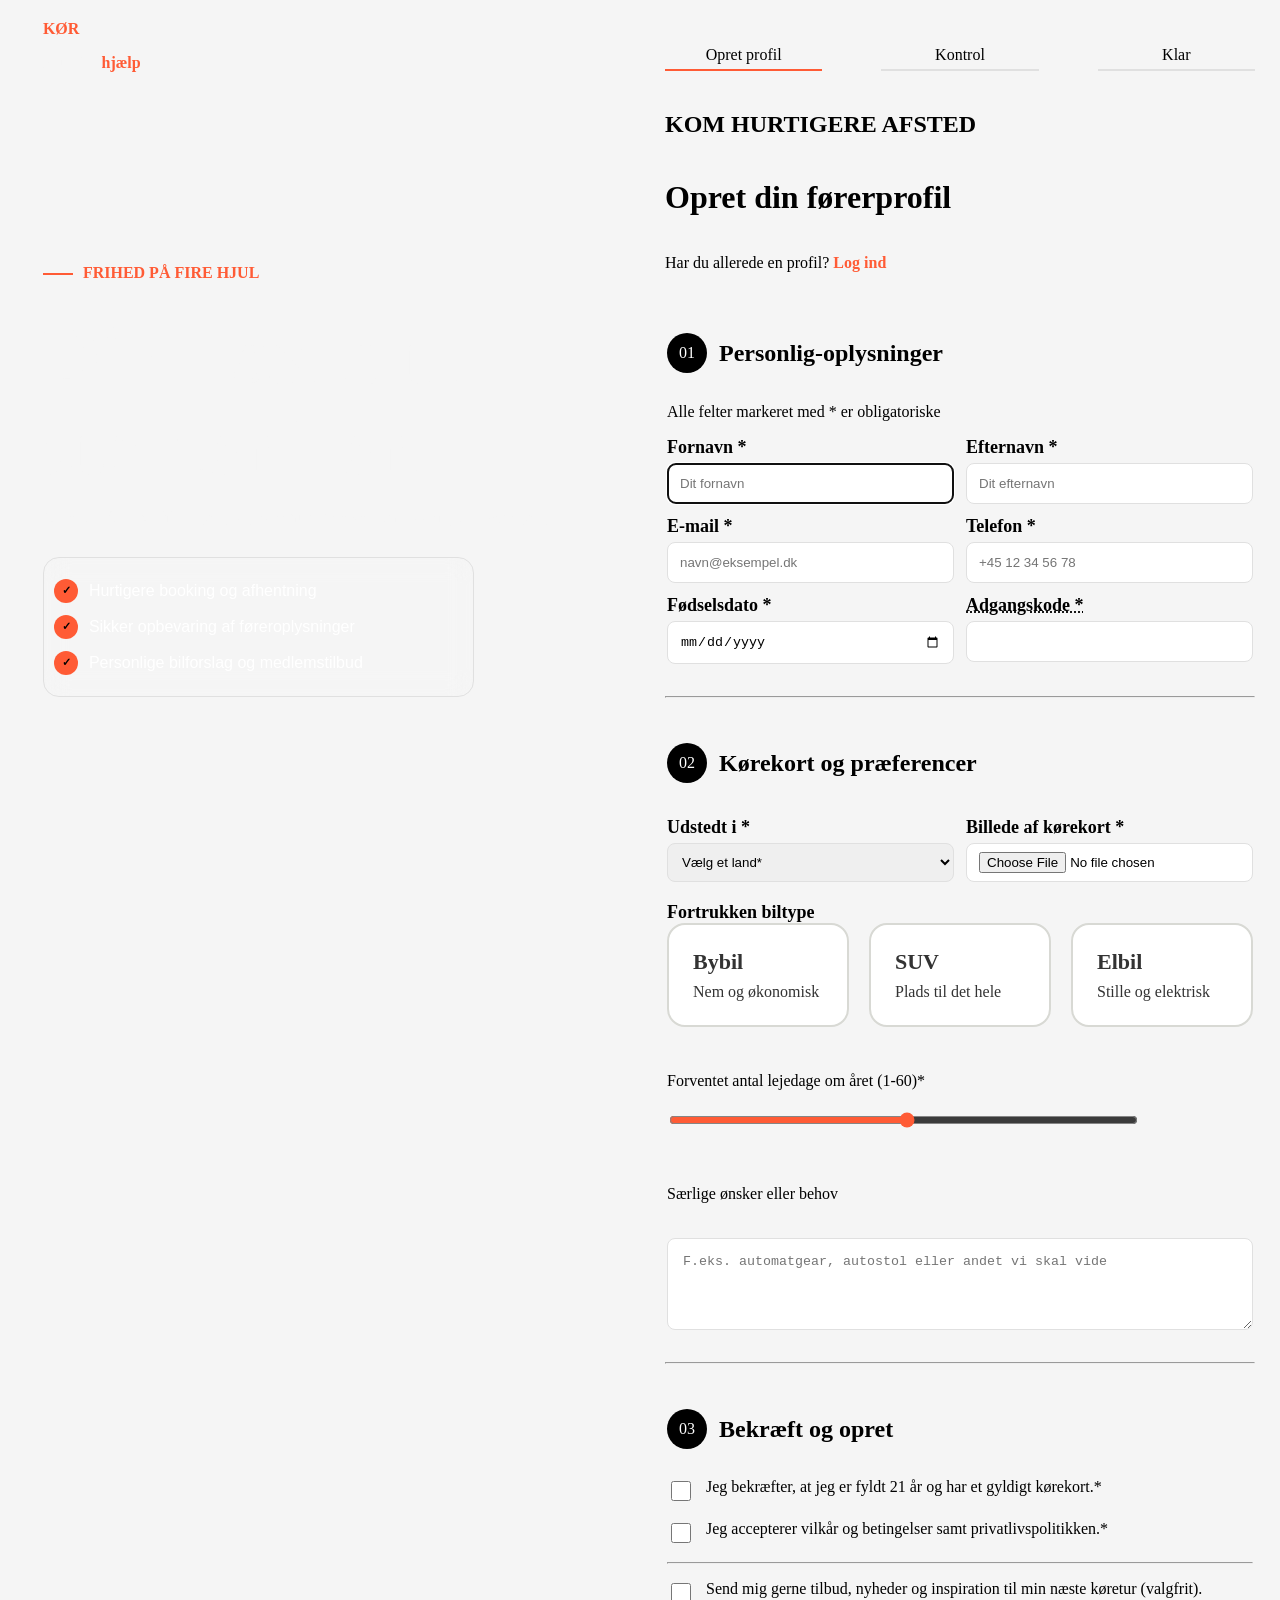
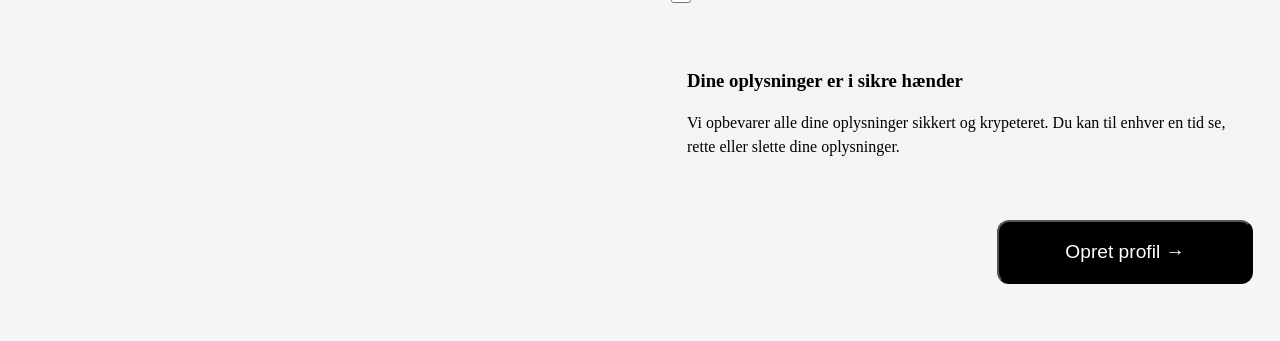
<file: index.html>
<!doctype html>
<html lang="da">
  <head>
    <meta charset="UTF-8" />
    <meta name="viewport" content="width=device-width, initial-scale=1.0" />
    <title>Login</title>
    <link rel="stylesheet" href="style.css" />
  </head>

  <body>
    <main>
      <!-- Left Side -->
      <div class="hero-section">
        <div class="header hero-padding">
          <h3 class="logo"><a>KØR</a></h3>
          <p class="har-profil">
            Brug for
            <a
              href="https://www.google.com/search?q=help+me+i+don%27t+want+to+get+rick+rolled&oq=help+me%2C+i+don%27t+want+to+&gs_lcrp=EgZjaHJvbWUqBwgBECEYoAEyBggAEEUYOTIHCAEQIRigATIHCAIQIRigATIHCAMQIRigATIHCAQQIRiPAjIHCAUQIRiPAtIBCTE1MjMzajBqOagCBrACAfEF0I9UN5GAbiA&sourceid=chrome&source=chrome.ob&ie=UTF-8"
              >hjælp</a
            >?
          </p>
        </div>

        <div class="hero-padding">
          <h3 class="hr-line">FRIHED PÅ FIRE HJUL</h3>
          <h2>Din næste tur starter her.</h2>
          <p>
            Opret din førerprofil én gang, og kom hurtigere gennem bookingen
            næste gang.
          </p>
        </div>
        <div class="info-box hero-padding">
          <ul>
            <li>Hurtigere booking og afhentning</li>
            <li>Sikker opbevaring af føreroplysninger</li>
            <li>Personlige bilforslag og medlemstilbud</li>
          </ul>
        </div>
      </div>

      <!-- Right side -->
      <div class="signup-section">
        <ul class="status-bar">
          <li class="status-point active">Opret profil</li>
          <li class="status-point">Kontrol</li>
          <li class="status-point">Klar</li>
        </ul>

        <h2 class="accent-title">KOM HURTIGERE AFSTED</h2>
        <h1>Opret din førerprofil</h1>
        <p class="har-profil">
          Har du allerede en profil?
          <a
            href="https://www.youtube.com/watch?v=dQw4w9WgXcQ&list=RDdQw4w9WgXcQ&start_radio=1"
            >Log ind</a
          >
        </p>

        <form>
          <fieldset class="Personlig-oplysninger">
            <div class="sektion-overskrift">
              <span class="overskrift-nummer" aria-hidden="true">01</span>
              <h2>Personlig-oplysninger</h2>
            </div>
            <p>Alle felter markeret med * er obligatoriske</p>

            <section class="inputBox">
              <div>
                <label for="fornavn">Fornavn *</label>
                <input
                  type="text"
                  autofocus
                  id="fornavn"
                  placeholder="Dit fornavn"
                  minlength="2"
                  name="fornavn"
                  autocomplete="given-name"
                  required
                />
              </div>

              <div>
                <label for="efternavn">Efternavn *</label>
                <input
                  type="text"
                  minlength="2"
                  name="efternavn"
                  id="efternavn"
                  placeholder="Dit efternavn"
                  autocomplete="family-name"
                  required
                />
              </div>

              <div>
                <label for="email">E-mail *</label>
                <input
                  type="email"
                  id="email"
                  name="email"
                  placeholder="navn@eksempel.dk"
                  autocomplete="email"
                  required
                />
              </div>

              <div>
                <label for="telefon">Telefon *</label>
                <input
                  type="tel"
                  id="telefon"
                  name="telefon"
                  pattern="(\+45 [0-9]{2} [0-9]{2} [0-9]{2} [0-9]{2}|\+45[0-9]{8}|[0-9]{8})"
                  placeholder="+45 12 34 56 78"
                  autocomplete="tel"
                  maxlength="15"
                  required
                />
              </div>

              <div>
                <label for="fødselsdato">Fødselsdato *</label>
                <input
                  type="date"
                  name="fødselsdato"
                  id="fødselsdato"
                  autocomplete="bday"
                  required
                />
              </div>

              <div>
                <label for="password"
                  ><abbr title="Minimum 8 characters">Adgangskode *</abbr>
                </label>
                <input
                  type="password"
                  minlength="8"
                  name="adgangskode"
                  id="password"
                  autocomplete="new-password"
                  required
                />
              </div>
            </section>
          </fieldset>
          <hr />

          <fieldset class="kørekort-præferencer">
            <div class="sektion-overskrift">
              <span class="overskrift-nummer">02</span>
              <h2>Kørekort og præferencer</h2>
            </div>

            <section class="inputBox">
              <div>
                <label for="udstedelsesland">Udstedt i *</label>
                <select id="udstedelsesland" name="udstedelsesland" required>
                  <option value="" disabled selected>Vælg et land*</option>
                  <option value="danmark">Danmark</option>
                  <option value="norge">Norge</option>
                  <option value="sverige">Sverige</option>
                  <option value="tyskland">Tyskland</option>
                  <option value="frankrig">Frankrig</option>
                  <option value="italien">Italien</option>
                  <option value="spanien">Spanien</option>
                  <option value="usa">USA</option>
                  <option value="uk">Storbritannien</option>
                  <option value="ukraine">Ukraine</option>
                  <option value="grækenland">Grækenland</option>
                  <option value="polen">Polen</option>
                  <option value="holland">Holland</option>
                  <option value="belgien">Belgien</option>
                  <option value="østrig">Østrig</option>
                  <option value="schweiz">Schweiz</option>
                  <option value="portugal">Portugal</option>
                  <option value="finland">Finland</option>
                  <option value="irland">Irland</option>
                  <option value="island">Island</option>
                  <option value="luxembourg">Luxembourg</option>
                  <option value="tjekkiet">Tjekkiet</option>
                  <option value="ungarn">Ungarn</option>
                  <option value="slovakiet">Slovakiet</option>
                  <option value="kroatien">Kroatien</option>
                  <option value="slovenien">Slovenien</option>
                  <option value="bulgarien">Bulgarien</option>
                  <option value="rumænien">Rumænien</option>
                  <option value="litauen">Litauen</option>
                  <option value="lettland">Lettland</option>
                  <option value="estland">Estland</option>
                </select>
              </div>

              <div>
                <label for="kørekortnummer">Billede af kørekort *</label>
                <input
                  type="file"
                  id="kørekortnummer"
                  name="kørekortnummer"
                  accept="image/*"
                  required
                />
              </div>
            </section>
            <div class="bil-selektioner">
              <label id="bil-type" class="bil-heading"
                >Fortrukken biltype</label
              >

              <div
                class="bil-muligheder"
                role="radiogroup"
                aria-labelledby="bil-type"
              >
                <label class="bil-mulighed">
                  <input type="radio" name="biltype" value="bybil" />
                  <span class="bil-title">Bybil</span>
                  <span class="bil-beskrivelse">Nem og økonomisk</span>
                </label>

                <label class="bil-mulighed">
                  <input type="radio" name="biltype" value="suv" />
                  <span class="bil-title">SUV</span>
                  <span class="bil-beskrivelse">Plads til det hele</span>
                </label>

                <label class="bil-mulighed">
                  <input type="radio" name="biltype" value="elbil" />
                  <span class="bil-title">Elbil</span>
                  <span class="bil-beskrivelse">Stille og elektrisk</span>
                </label>
              </div>
            </div>

            <label for="forvent" class="forvent"
              >Forventet antal lejedage om året (1-60)*</label
            >
            <input type="range" id="forvent" name="forvent" min="1" max="60" />

            <label for="særlige-ønsker">Særlige ønsker eller behov</label>
            <textarea
              id="særlige-ønsker"
              name="særlige-ønsker"
              rows="4"
              maxlength="300"
              placeholder="F.eks. automatgear, autostol eller andet vi skal vide"
            ></textarea>
          </fieldset>
          <hr />
          <fieldset>
            <section class="bekræft-og-opret">
              <div class="sektion-overskrift">
                <span class="overskrift-nummer">03</span>
                <h2>Bekræft og opret</h2>
              </div>

              <div class="afkrydsning">
                <input type="checkbox" id="gyldigt-kørekort" required />
                <label for="gyldigt-kørekort">
                  Jeg bekræfter, at jeg er fyldt 21 år og har et gyldigt
                  kørekort.*
                </label>
              </div>

              <div class="afkrydsning">
                <input type="checkbox" id="vilkår-og-betingelser" required />
                <label for="vilkår-og-betingelser">
                  Jeg accepterer vilkår og betingelser samt
                  privatlivspolitikken.*
                </label>
              </div>

              <hr />

              <div class="afkrydsning">
                <input type="checkbox" id="tilbud-og-nyheder" />
                <label for="tilbud-og-nyheder">
                  Send mig gerne tilbud, nyheder og inspiration til min næste
                  køretur (valgfrit).
                </label>
              </div>

              <div class="datasikkerhed">
                <h3>Dine oplysninger er i sikre hænder</h3>
                <p>
                  Vi opbevarer alle dine oplysninger sikkert og krypeteret. Du
                  kan til enhver en tid se, rette eller slette dine oplysninger.
                </p>
              </div>

              <button class="opret-profil" type="submit" formaction="tak.html">
                Opret profil →
              </button>
            </section>
          </fieldset>
        </form>
      </div>
    </main>
  </body>
</html>
</file>
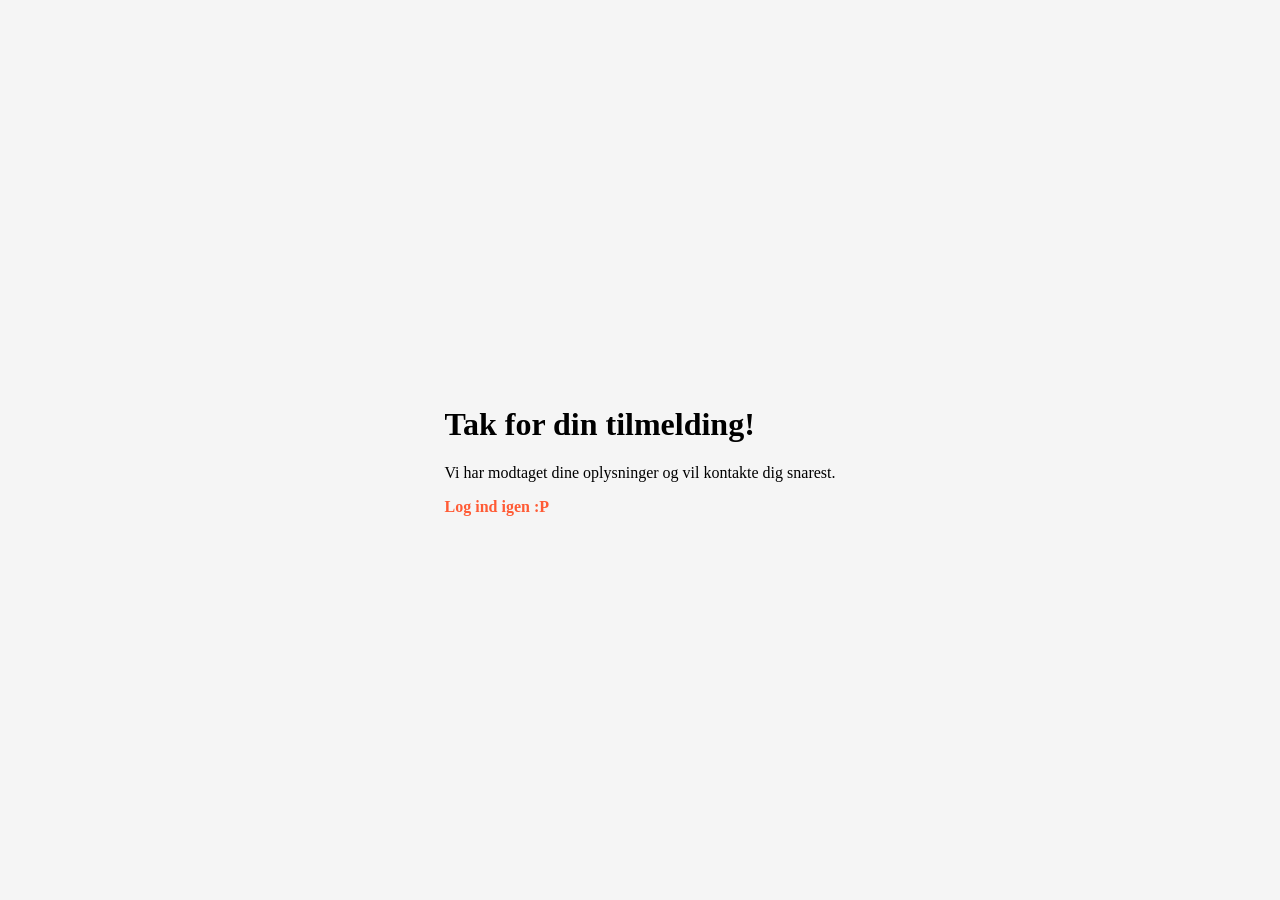
<file: tak.html>
<!doctype html>
<html lang="da">
  <head>
    <meta charset="UTF-8" />
    <meta name="viewport" content="width=device-width, initial-scale=1.0" />
    <title>TAK!</title>
    <link rel="stylesheet" href="style.css" />
  </head>
  <body>
    <main class="thank-you-main">
      <div class="thank-you-section">
        <h1>Tak for din tilmelding!</h1>
        <p>Vi har modtaget dine oplysninger og vil kontakte dig snarest.</p>
        <a href="index.html" class="back-link">Log ind igen :P</a>
      </div>
    </main>
  </body>
</html>
</file>
<file: style.css>
:root {
  --primary-color: #ff5b35;
  --background-color: #f5f5f5;
  --border-color: #e0e0e0;
  --text-color: #333;
  --primary-color-light: #ffe5e050;
}

body {
  background-color: var(--background-color);
  margin: 0;
}

main {
  text-decoration: var(--text-color);
  display: grid;
  grid-template-columns: 1fr 1fr;
  height: 100vh;
  width: 100%;
  max-width: 100vw;
  font-family: Georgia, "Times New Roman", Times, serif;
}

.har-profil a {
  text-decoration: none;
  color: var(--primary-color);
  font-weight: bold;
}

.har-profil a:hover {
  color: var(--primary-color);
  text-decoration: underline;
}

.hero-section {
  background-image: url("https://static.vecteezy.com/system/resources/thumbnails/071/121/111/small_2x/car-driving-on-a-wet-road-with-headlights-illuminating-the-rain-in-a-dark-forest-photo.jpeg");
  background-size: cover;
  background-position: center;
  padding-top: 20px;
  color: var(--background-color);
  max-width: 100%;
}

.hero-section h2 {
  font-size: 5rem;
  margin: 0;
}

.hero-section h3 {
  font-size: 1rem;
  color: var(--primary-color);
  margin: 0;
}

.hr-line::before {
  content: " ";
  display: block;
  height: 2px;
  width: 30px;
  position: absolute;
  top: 50%;
  left: 0;
  background: var(--primary-color);
}

.hr-line {
  position: relative;
  padding-left: 40px;
}
.header p {
  margin-bottom: 12rem;
}

.hero-padding {
  margin-left: 6.7%;
  margin-right: 6.7%;
  margin-bottom: 30px;
}
.hero-padding h2 {
  margin-top: 1.8rem;
}

.info-box {
  padding: 0;
  color: white;
  border-radius: 1rem;
  border: 1px solid black;
  border-color: var(--border-color);
  max-width: 67%;
  backdrop-filter: blur(12px);
  padding-block: 5px;
}

.info-box ul {
  list-style: none;
  padding-inline: 10px;
}

.info-box li:nth-child(1) {
  margin-top: 12px;
}

.info-box li {
  position: relative;
  padding-left: 35px;
  font-family: sans-serif;
  font-size: 16px;
  line-height: 1.5;
  margin-block: 12px;
}

.info-box li::before {
  content: "✓";
  position: absolute;
  left: 0;
  top: 50%;
  transform: translateY(-50%);
  width: 24px;
  height: 24px;
  background-color: var(--primary-color);
  border-radius: 50%;
  display: flex;
  align-items: center;
  justify-content: center;
  color: black;
  font-size: 11px;
  font-weight: bold;
}

.signup-section {
  display: flex;
  flex-direction: column;
  justify-content: center;
  padding: 25px;
}

.status-bar {
  display: flex;
  gap: 10%;
  list-style: none;
  padding: 0;
  margin-bottom: 20px;
}

.status-point {
  padding: 5px;
  border-bottom: 2px solid var(--border-color);
  flex: 1;
  text-align: center;
}

.status-point.active {
  border-bottom: 2px solid var(--primary-color);
}

#forvent {
  accent-color: var(--primary-color);
  max-width: 80%;
}

label[for="særlige-ønsker"] {
  margin-top: 35px;
}

#særlige-ønsker {
  padding: 15px;
  border: 1px solid var(--border-color);
  border-radius: 0.5rem;
  margin-top: 15px;
}

fieldset input {
  flex-direction: column;
}

.inputBox {
  display: grid;
  grid-template-columns: 1fr 1fr;
  gap: 12px;
}

.inputBox div {
  display: flex;
  flex-direction: column;
}

.inputBox label {
  font-size: 18px;
  font-weight: bold;
}

.inputBox input {
  padding: 12px;
  border: 1px solid var(--border-color);
  border-radius: 0.5rem;
  margin-top: 5px;
}

.inputBox input:user-invalid {
  border: 2px solid red;
}

.inputBox input:user-valid {
  border: 2px solid green;
}

.inputBox select {
  padding: 10px;
  border-radius: 0.5rem;
  border: 1px solid var(--border-color);
  margin-top: 5px;
}

fieldset {
  display: flex;
  flex-direction: column;
  border: none;
  padding: 0;
}

.overskrift-nummer {
  display: flex;
  justify-content: center;
  align-items: center;
  background-color: black;
  color: white;
  width: 40px;
  height: 40px;
  border-radius: 50%;
}

.sektion-overskrift {
  display: flex;
  align-items: center;
  gap: 12px;
}

.afkrydsning {
  display: flex;
  align-items: flex-start;
  gap: 12px;
  margin-block: 16px;
}

.afkrydsning input {
  width: 20px;
  height: 20px;
  accent-color: var(--primary-color);
}

input[type="checkbox"] {
  accent-color: var(--primary-color);
}

.datasikkerhed {
  background-color: #f3f4f6;
  border-radius: 10%;
  padding: 20px;
  margin-top: 25px;
  margin-bottom: 25px;
}
.datasikkerhed p {
  line-height: 1.5rem;
}

.opret-profil {
  width: 16rem;
  height: 4rem;
  border-radius: 12px;
  background-color: black;
  color: white;
  font-size: 1.2rem;
  display: block;
  margin-left: auto;
}

.opret-profil:hover {
  background-color: var(--primary-color);
  border-color: var(--primary-color);
}

.bil-selektioner {
  border: none;
  padding: 0;
  margin: 0;
}

.bil-selektioner legend {
  font-size: 24px;
  font-weight: bold;
  margin-bottom: 20px;
  color: var(--text-color);
}

.bil-muligheder {
  display: flex;
  gap: 20px;
  margin-bottom: 25px;
}

.bil-mulighed {
  flex: 1;
  position: relative;
  display: flex;
  flex-direction: column;
  gap: 8px;
  padding: 24px;
  border: 2px solid #d8d9d4;
  border-radius: 18px;
  background: #fff;
  cursor: pointer;
  transition:
    border-color 0.2s,
    background 0.2s;
}

.bil-title {
  font-size: 22px;
  font-weight: bold;
  color: var(--text-color);
}

.bil-beskrivelse {
  font-size: 16px;
  color: var(--text-color);
}

/* Selected card */
.bil-mulighed:has(input:checked) {
  border-color: var(--primary-color);
  background: var(--primary-color-light);
}

/* Keyboard accessibility */
.bil-mulighed:has(input:focus-visible) {
  outline: 3px solid var(--primary-color);
  outline-offset: 3px;
}

/* Gemmer checkmark ikonet */
.bil-mulighed input[type="radio"] {
  position: absolute;
  opacity: 0;
  width: 1px;
  height: 1px;
  margin: 0;
  pointer-events: none;
}

.bil-heading {
  font-size: 18px;
  font-weight: bold;
  color: black;
}

form fieldset {
  margin-bottom: 2rem;
  margin-top: 2rem;
}

.kørekort-præferencer {
  gap: 20px;
}

input[type="file"] {
  border: 1px solid var(--border-color);
  background-color: white;
  padding-block: 0.5rem;
}

.thank-you-main {
  display: flex;
  flex-direction: column;
  align-items: center;
  justify-content: center;
  height: 100vh;
}
.back-link {
  text-decoration: none;
  color: var(--primary-color);
  font-weight: bold;
  margin-top: 20px;
}
.back-link:hover {
  text-decoration: underline;
}

@media (max-width: 1000px) {
  main {
    grid-template-columns: 1fr;
  }
  .hero-section {
    order: 2;
  }
  .signup-section {
    order: 1;
  }
}

@media (max-width: 760px) {
  .inputBox {
    grid-template-columns: 1fr !important;
  }

  .bil-muligheder {
    flex-direction: column;
  }
}
</file>
